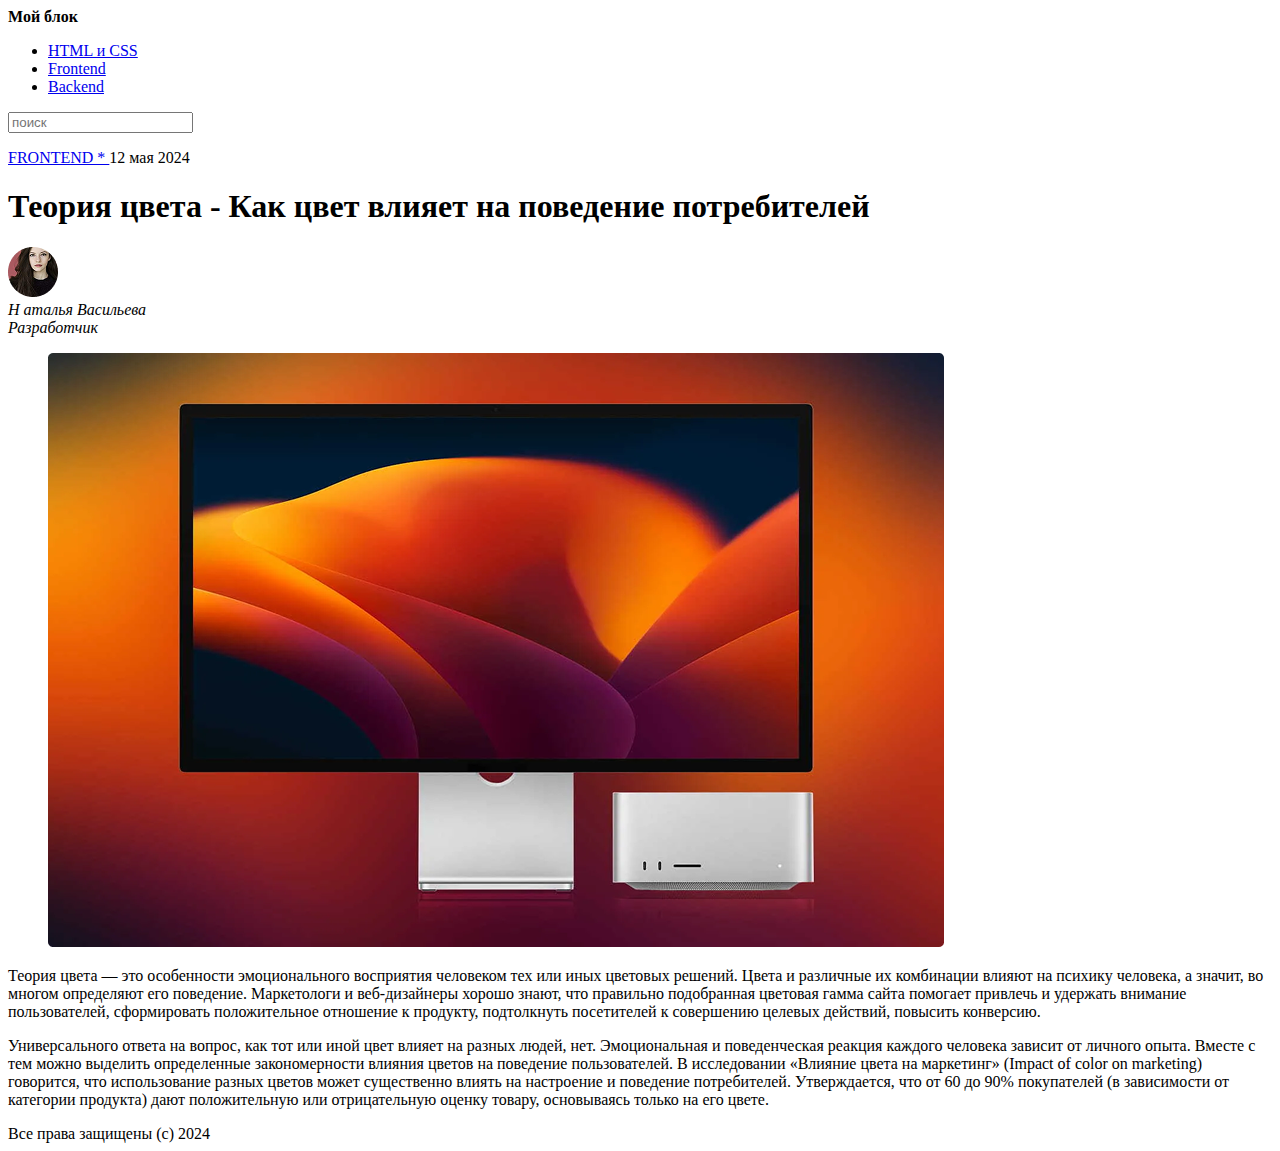
<file: 1-Blog/index.html>
<!DOCTYPE html>
<html lang="ru">

<head>
	<meta charset="UTF-8">
	<meta name="viewport" content="width=device-width, initial-scale=1.0">
	<title>Домашнее задание - Знакомство с HTML</title>
</head>

<body>
	<header>
		<strong>Мой блок</strong>
		<nav>
			<ul>
				<li><a href="#">HTML и CSS</a></li>
				<li><a href="#">Frontend</a></li>
				<li><a href="#">Backend</a></li>
			</ul>
		</nav>
		<input type="search" placeholder="поиск">
	</header>

	<main>
		<article>
			<p>
				<a href="#">FRONTEND * </a>
				<time datetime="2024-05-12">12 мая 2024</time>
			</p>
			<h1>Теория цвета - Как цвет влияет на поведение потребителей</h1>
			<address>
				<img src="./Ellipse 1.png" alt="Фото Натальи Васильевой">
				<div>Н
					аталья Васильева <br />
					Разработчик
				</div>
			</address>


			<figure>
				<img src="./Rectangle 181.png" alt="Картинка компьтер Apple iMac">
			</figure>

			<p>
				Теория цвета — это особенности эмоционального восприятия человеком тех или иных цветовых решений. Цвета
				и различные их
				комбинации влияют на психику человека, а значит, во многом определяют его поведение. Маркетологи и
				веб-дизайнеры хорошо
				знают, что правильно подобранная цветовая гамма сайта помогает привлечь и удержать внимание
				пользователей, сформировать
				положительное отношение к продукту, подтолкнуть посетителей к совершению целевых действий, повысить
				конверсию.
			</p>
			<p>
				Универсального ответа на вопрос, как тот или иной цвет влияет на разных людей, нет. Эмоциональная и
				поведенческая
				реакция каждого человека зависит от личного опыта. Вместе с тем можно выделить определенные
				закономерности влияния
				цветов на поведение пользователей.

				В исследовании «Влияние цвета на маркетинг» (Impact of color on marketing) говорится, что использование
				разных цветов
				может существенно влиять на настроение и поведение потребителей. Утверждается, что от 60 до 90%
				покупателей (в
				зависимости от категории продукта) дают положительную или отрицательную оценку товару, основываясь
				только на его цвете.
			</p>
		</article>
	</main>

	<footer>
		Все права защищены (c) 2024
	</footer>
</body>

</html>
</file>
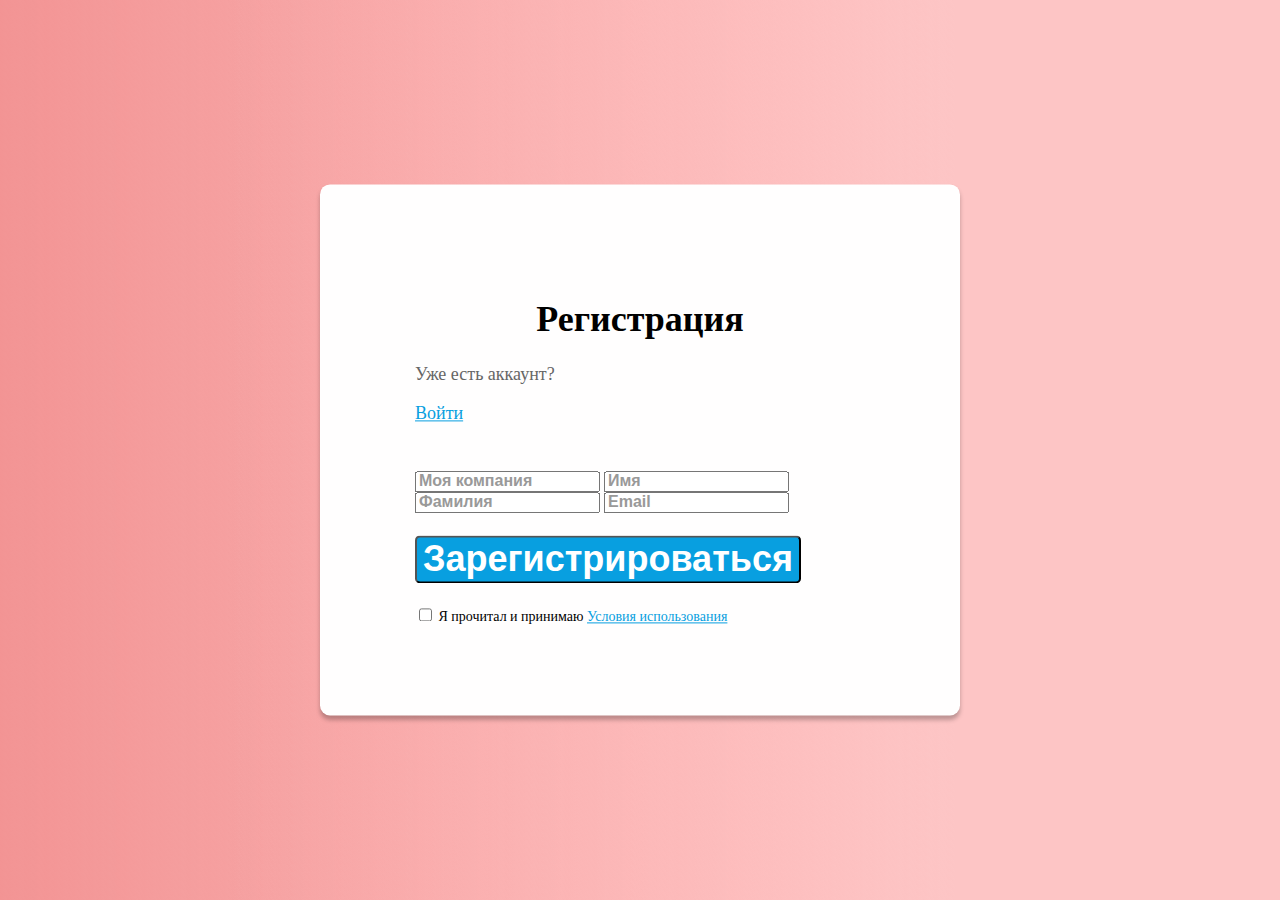
<file: 2-Form/index.html>
<!DOCTYPE html>
<html lang="ru">

<head>
	<meta charset="UTF-8">
	<meta name="viewport" content="width=device-width, initial-scale=1.0">
	<link rel="stylesheet" href="./styles/styles.css">
	<title>Registration</title>
</head>

<body>
	<div class="reg-form__wrapper">
		<form class="reg-form" action="/registration" method="post">
			<section class="reg-form__header">
				<h1>Регистрация</h1>
				<p>Уже есть аккаунт?</p>
				<a href="#">Войти</a>
			</section>

			<section class="reg-form__body">
				<label class="reg-form_label" for="company-name">Моя компания</label>
				<input class="reg-form_input reg-form_input_primary" type="text" id="first-name" name="companyName"
					placeholder="Моя компания" required>

				<label class="reg-form_label" for="first-name">Имя</label>
				<input class="reg-form_input" type="text" id="first-name" name="name" placeholder="Имя" required>

				<label class="reg-form_label" for="last-name">Фамилия</label>
				<input class="reg-form_input" type="text" id="last-name" name="SecondName" placeholder="Фамилия"
					required>

				<label class="reg-form_label" for="email">Email</label>
				<input class="reg-form_input" type="email" id="email" name="email" placeholder="Email" required>
			</section>

			<button class="button" type="submit">Зарегистрироваться</button>

			<section class="reg-form__footer">
				<label class="reg-form__footer_label" for="checkbox">Чекюокс согласия об условиях пользования</label>
				<input type="checkbox">
				Я прочитал и принимаю
				<a href="#">Условия использования</a>
			</section>
		</form>
	</div>
</body>

</html>
</file>
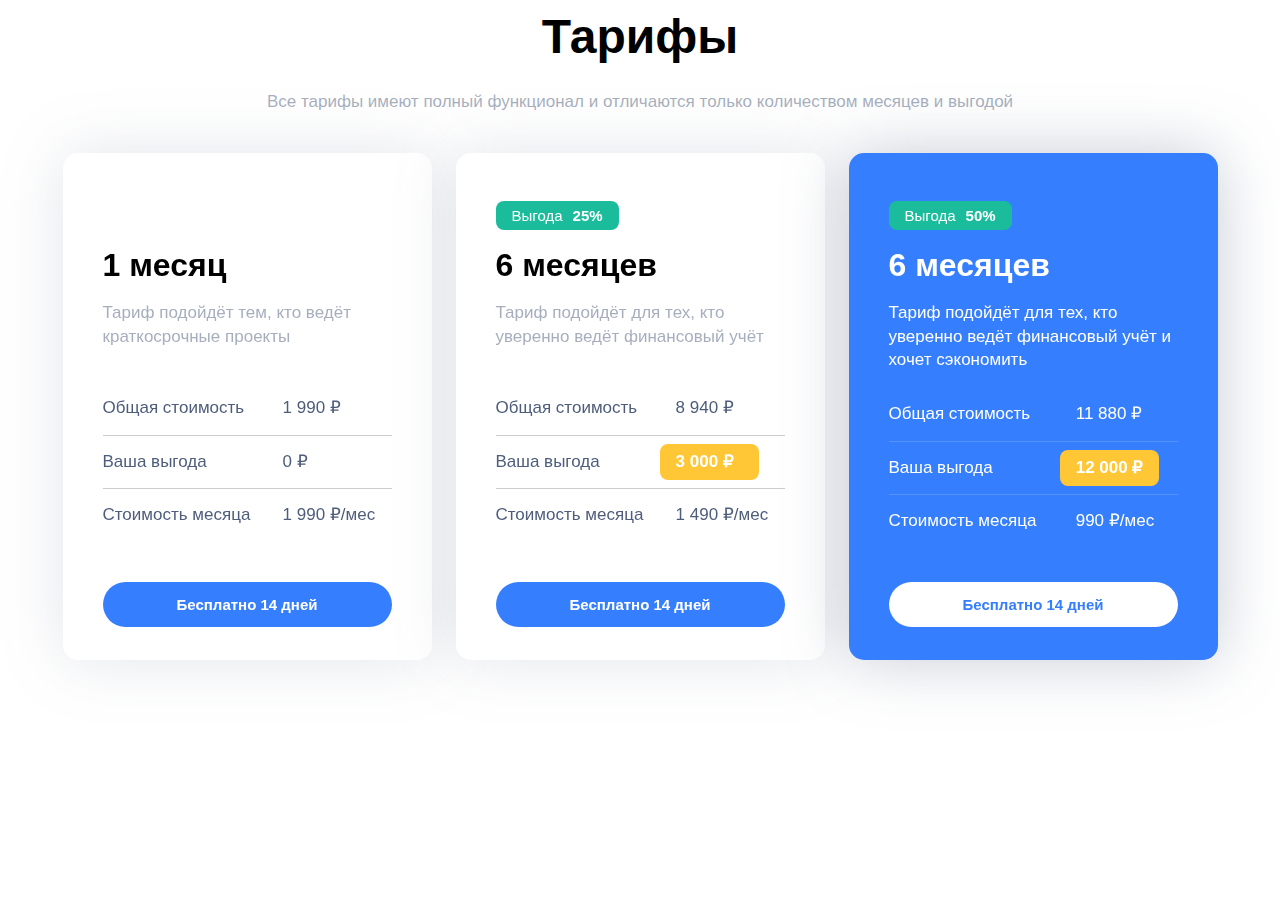
<file: 3-Finio/index.html>
<!DOCTYPE html>
<html lang="ru">
<head>
	<meta charset="UTF-8">
	<meta name="viewport" content="width=device-width, initial-scale=1.0">
	<link rel="stylesheet" href="./styles/styles.css">
	<title>Тарифы</title>
</head>
<body>
	<section class="rate__wrapper">
		<div class="rate_header">
			<h2 class="text_h2">Тарифы</h2>
			<p class="description">Все тарифы имеют полный функционал и отличаются только количеством месяцев и выгодой</p>
		</div>
		<div class="rate_offers">
			<div class="rate_offers-item__wrapper">
				<div class="rate_offers-item-content rate_offers-item-first">
					<div class="rate_offers-item-content-header">
						<h3 class="text_h3">1 месяц</h3>
						<p class="description">Тариф подойдёт тем, кто ведёт краткосрочные проекты</p>
					</div>
					<div class="rate_offers-item-content-table">
						<div class="rate_offers-item-content-table-labels">
							<p>Общая стоимость</p>
							<p>Ваша выгода</p>
							<p>Стоимость месяца</p>
						</div>
						<div class="rate_offers-item-content-table-values">
							<p>1 990 ₽</p>
							<p>0 ₽</p>
							<p>1 990 ₽/мес</p>
						</div>
					</div>
					<button class="button_rate">Бесплатно 14 дней</button>
				</div>
			</div>
			<div class="rate_offers-item__wrapper">
				<div class="rate_offers-item-content rate_offers-item-second">
					<div class="rate_offers-item-content-header">
						<p class="benefit">Выгода <span>25%</span></p>
						<h3 class="text_h3">6 месяцев</h3>
						<p class="description">Тариф подойдёт для тех, кто уверенно ведёт финансовый учёт</p>
					</div>
					<div class="rate_offers-item-content-table">
						<div class="rate_offers-item-content-table-labels">
							<p>Общая стоимость</p>
							<p>Ваша выгода</p>
							<p>Стоимость месяца</p>
						</div>
						<div class="rate_offers-item-content-table-values">
							<p>8 940 ₽</p>
							<p class="rate_offers-item-content-table-values-top">
								3 000 ₽
							</p>
							<p>1 490 ₽/мес</p>
						</div>
					</div>
					<button class="button_rate">Бесплатно 14 дней</button>
				</div>
			</div>
			<div class="rate_offers-item-top__wrapper">
				<div class="rate_offers-item-content">
					<div class="rate_offers-item-content-header rate_offers-item-content-header-top">
						<p class="benefit benefit-top">Выгода <span>50%</span></p>
						<h3 class="text_h3 text_h3-top">6 месяцев</h3>
						<p class="description description-top">Тариф подойдёт для тех, кто уверенно ведёт финансовый учёт и хочет сэкономить</p>
					</div>
					<div class="rate_offers-item-content-table rate_offers-item-content-table-top">
						<div class="rate_offers-item-content-table-labels rate_offers-item-content-table-labels-top">
							<p>Общая стоимость</p>
							<p>Ваша выгода</p>
							<p>Стоимость месяца</p>
						</div>
						<div class="rate_offers-item-content-table-values rate_offers-item-content-table-values-top">
							<p>11 880 ₽</p>
							<p class="rate_offers-item-content-table-values-top">12 000 ₽</p>
							<p>990 ₽/мес</p>
						</div>
					</div>
					<button class="button_rate button_rate-primary">Бесплатно 14 дней</button>
				</div>
			</div>
		</div>
	</section>
</body>
</html>
</file>
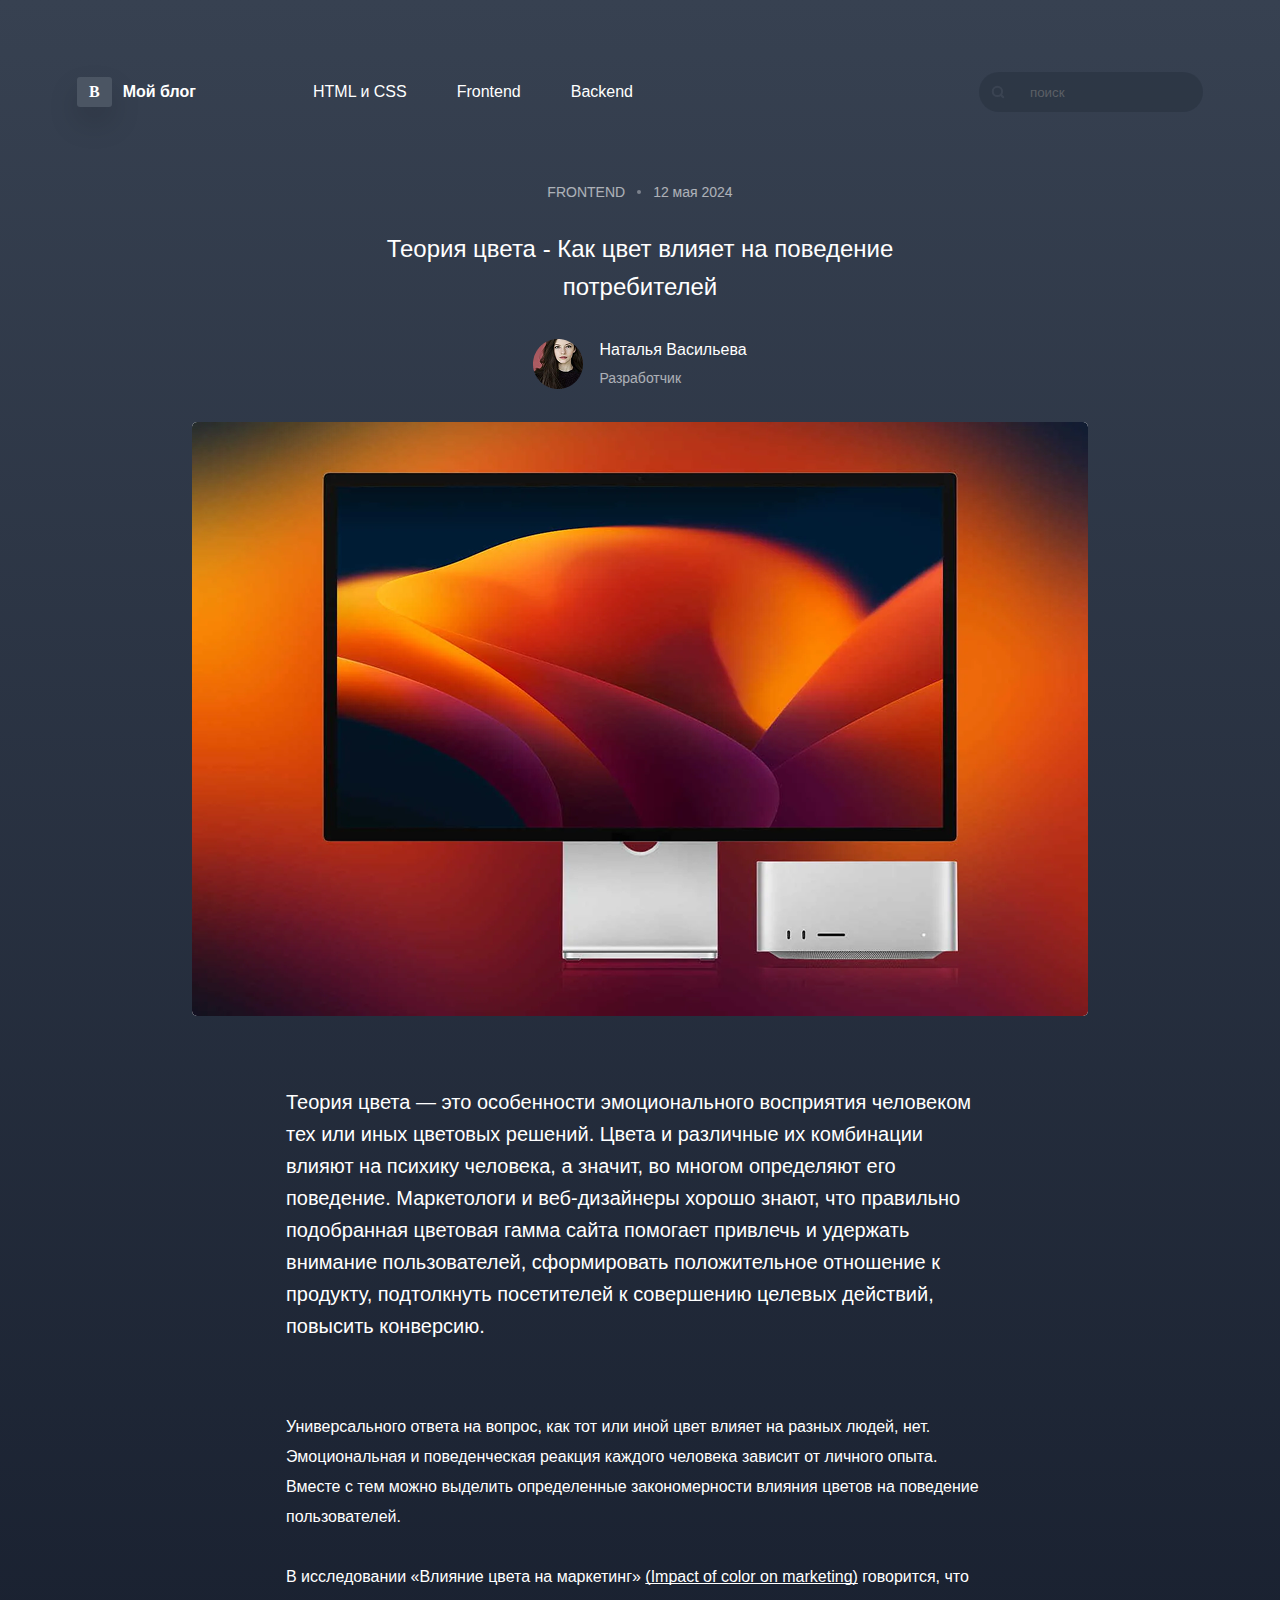
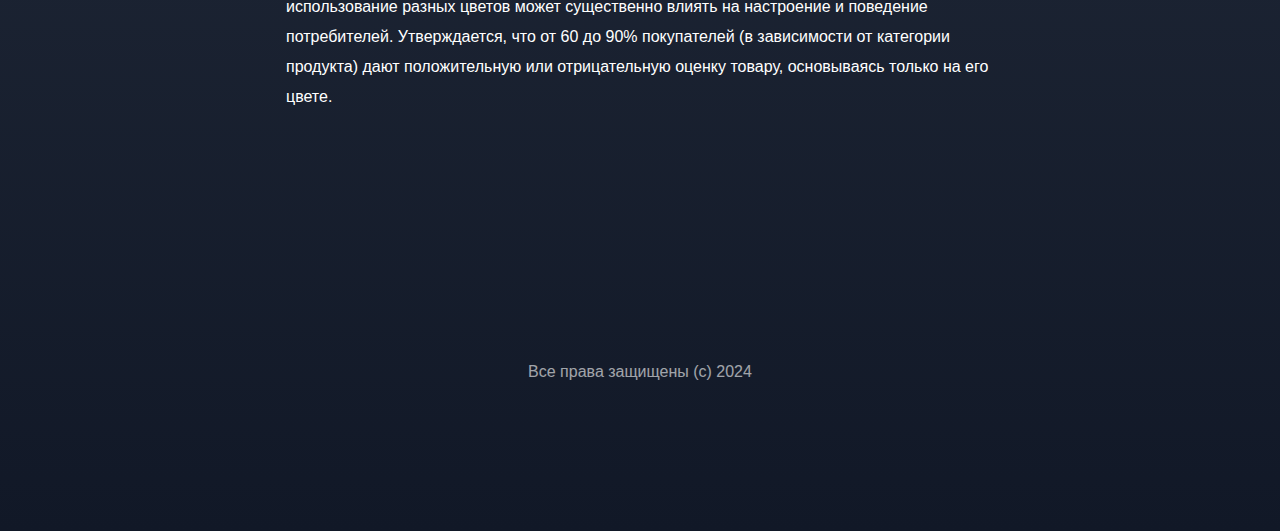
<file: html_css/1-Blog/index.html>
<!DOCTYPE html>
<html lang="ru">

<head>
	<link rel="stylesheet" href="./styles/styles.css">
	<meta charset="UTF-8">
	<meta name="viewport" content="width=device-width, initial-scale=1.0">
	<title>Домашнее задание - Знакомство с HTML</title>
</head>

<body>
	<header class="header">
		<strong class="header_name">
			<div class="header_name-icon">В</div>
			Мой блог
		</strong>
		<nav class="header_nav">
			<ul class="header_nav-elements">
				<li><a href="#">HTML и CSS</a></li>
				<li><a href="#">Frontend</a></li>
				<li><a href="#">Backend</a></li>
			</ul>
		</nav>
		<input class="header_search" type="search" placeholder="поиск">
	</header>

	<main class="article__wrapper">
		<article class="article">
			<div class="article_inf">
				<a href="#">FRONTEND</a>
				<img src="./Rectangle 5.svg" alt="разделительная точка">
				<time datetime="2024-05-12">12 мая 2024</time>
			</div>

			<h1>Теория цвета - Как цвет влияет на поведение потребителей</h1>

			<div class="article_author">
				<img src="./Ellipse 1.png" alt="Фото Натальи Васильевой">
				<div>Наталья Васильева <br />
					<span class="sub_text">Разработчик</span>
				</div>
				</в>
			</div>

			<div class="article_description">
				<img src="./Rectangle 181.png" alt="Картинка компьтер Apple iMac">

				<p class="article_description-primary">
					Теория цвета — это особенности эмоционального восприятия человеком тех или иных цветовых решений.
					Цвета
					и различные их
					комбинации влияют на психику человека, а значит, во многом определяют его поведение. Маркетологи и
					веб-дизайнеры хорошо
					знают, что правильно подобранная цветовая гамма сайта помогает привлечь и удержать внимание
					пользователей, сформировать
					положительное отношение к продукту, подтолкнуть посетителей к совершению целевых действий, повысить
					конверсию.
				</p>
				<p>
					Универсального ответа на вопрос, как тот или иной цвет влияет на разных людей, нет. Эмоциональная и
					поведенческая
					реакция каждого человека зависит от личного опыта. Вместе с тем можно выделить определенные
					закономерности влияния
					цветов на поведение пользователей.
					<br><br/>
					В исследовании «Влияние цвета на маркетинг» <a href="#" class="article_description_link">(Impact of color on marketing)</a> говорится, что
					использование
					разных цветов
					может существенно влиять на настроение и поведение потребителей. Утверждается, что от 60 до 90%
					покупателей (в
					зависимости от категории продукта) дают положительную или отрицательную оценку товару, основываясь
					только на его цвете.
				</p>
			</div>
		</article>
	</main>

	<footer class="footer">
		Все права защищены (c) 2024
	</footer>
</body>

</html>
</file>
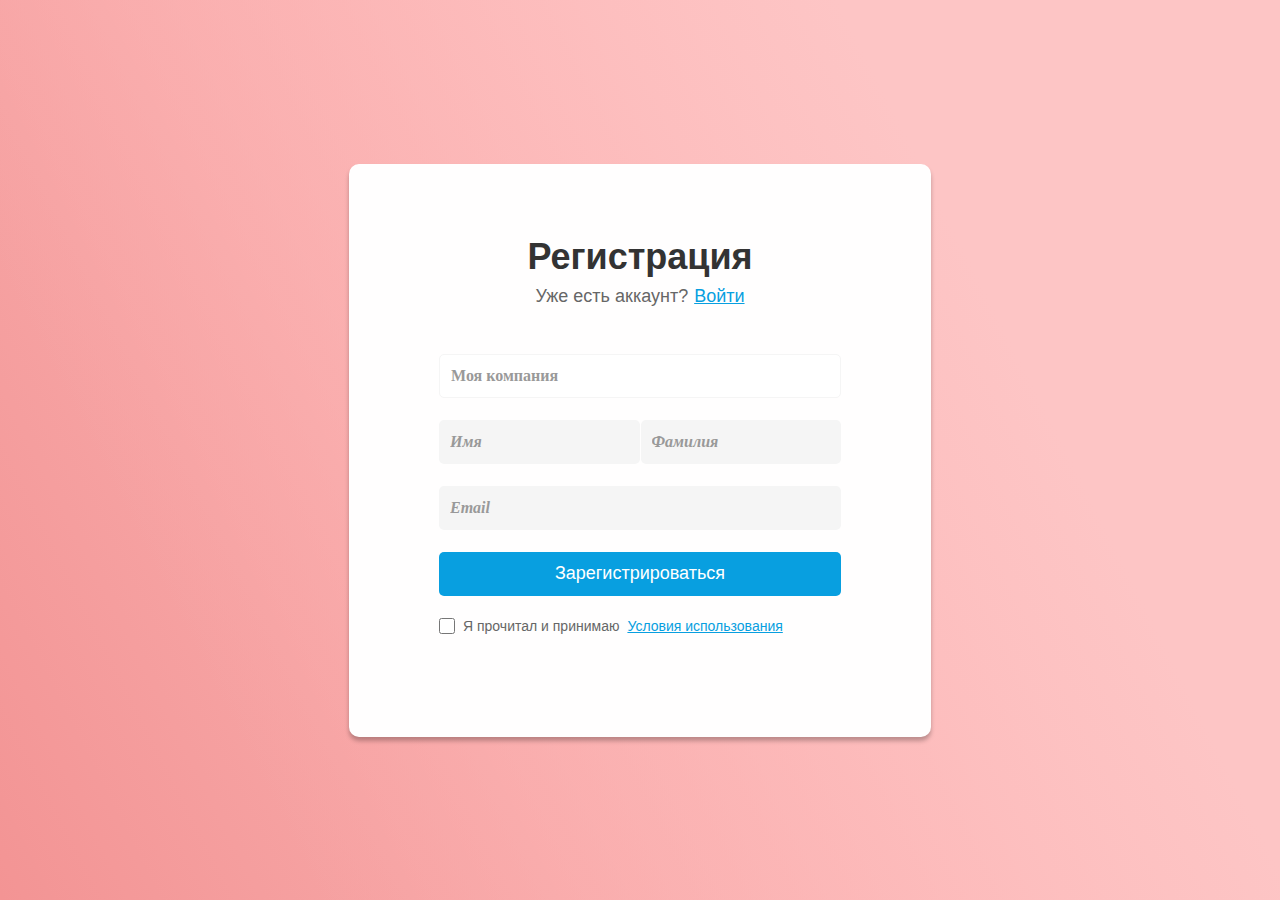
<file: html_css/2-Form/index.html>
<!DOCTYPE html>
<html lang="ru">

<head>
	<meta charset="UTF-8">
	<meta name="viewport" content="width=device-width, initial-scale=1.0">
	<link rel="stylesheet" href="./styles/styles.css">
	<title>Registration</title>
</head>

<body>
	<div class="reg-form__wrapper">
		<form class="reg-form" action="/registration" method="post">
			<section class="reg-form__header">
				<h1>Регистрация</h1>
				<div class="reg-form__header-log">
					<p>Уже есть аккаунт?</p>
					<a href="#">Войти</a>
				</div>
			</section>

			<section class="reg-form__body">
				<label class="reg-form_label" for="company-name">Моя компания</label>
				<input class="reg-form_input reg-form_input_primary" type="text" id="first-name" name="companyName"
					placeholder="Моя компания" required>

				<div class="reg-form__body_personal">
					<label class="reg-form_label" for="first-name">Имя</label>
					<input class="reg-form_input reg-form_input-beetwen" type="text" id="first-name" name="name"
						placeholder="Имя" required>

					<label class="reg-form_label" for="last-name">Фамилия</label>
					<input class="reg-form_input reg-form_input-beetwen"" type=" text" id="last-name" name="SecondName"
						placeholder="Фамилия" required>
				</div>

				<label class="reg-form_label" for="email">Email</label>
				<input class="reg-form_input" type="email" id="email" name="email" placeholder="Email" required>
			</section>

			<button class="button" type="submit">Зарегистрироваться</button>

			<section class="reg-form__footer">
				<label class="reg-form__footer_label" for="checkbox">Чекюокс согласия об условиях пользования</label>
				<input type="checkbox">
				Я прочитал и принимаю
				<a href="#">Условия использования</a>
			</section>
		</form>
	</div>
</body>

</html>
</file>
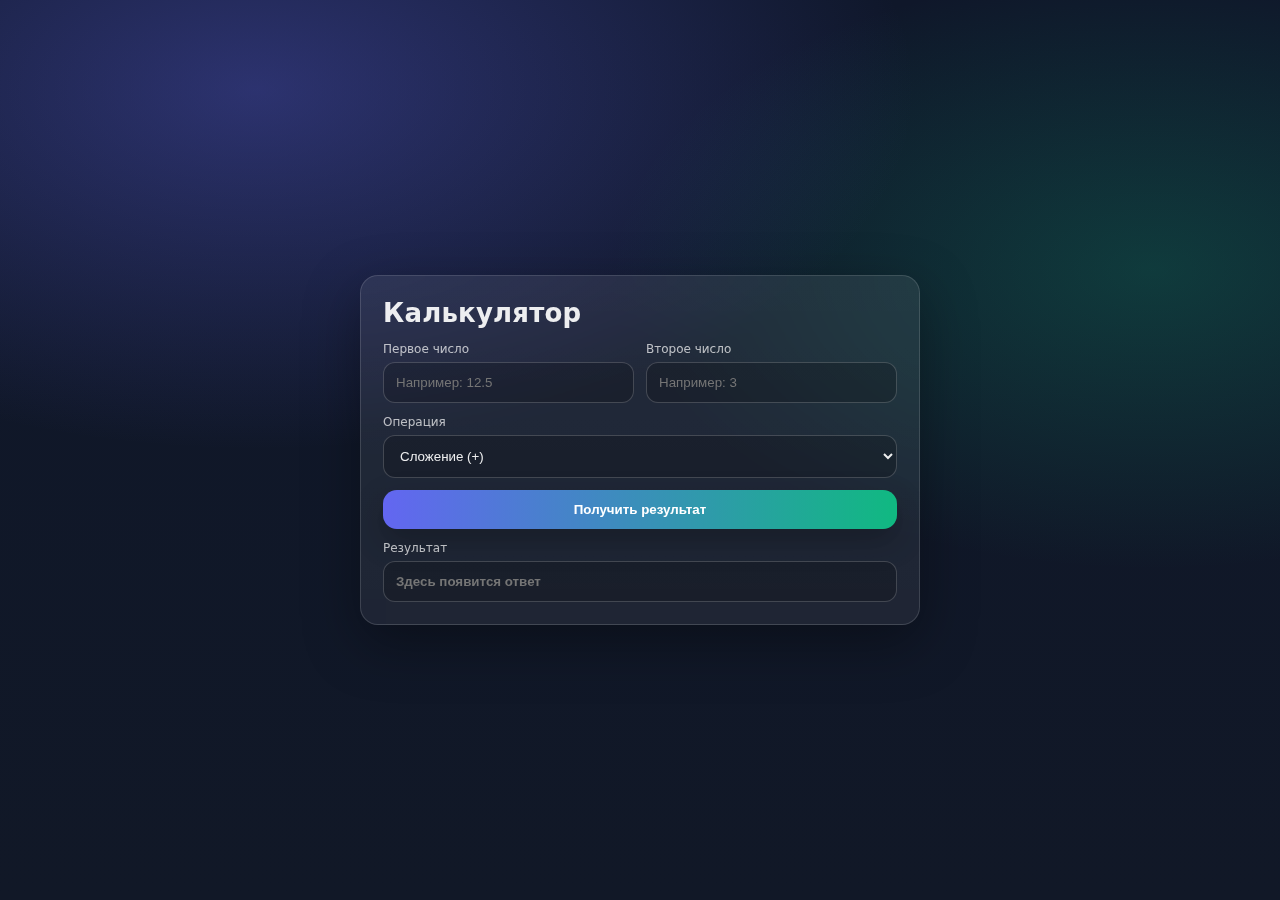
<file: javascript/17-calc/index.html>
<!doctype html>
<html lang="ru">

<head>
	<meta charset="UTF-8" />
	<meta name="viewport" content="width=device-width, initial-scale=1.0" />
	<title>DOM Калькулятор</title>
	<link rel="stylesheet" href="styles.css" />
</head>

<body>
	<main class="wrap">
		<section class="card">
			<header class="card__header">
				<h1 class="title">Калькулятор</h1>
			</header>

			<div class="grid">
				<label class="field">
					<span class="field__label">Первое число</span>
					<input id="a" class="input" type="number" step="any" placeholder="Например: 12.5" />
				</label>

				<label class="field">
					<span class="field__label">Второе число</span>
					<input id="b" class="input" type="number" step="any" placeholder="Например: 3" />
				</label>

				<label class="field field--full">
					<span class="field__label">Операция</span>
					<select id="operation" class="select">
						<option value="add">Сложение (+)</option>
						<option value="sub">Вычитание (−)</option>
						<option value="mul">Умножение (×)</option>
						<option value="div">Деление (÷)</option>
					</select>
				</label>

				<button id="calcBtn" class="btn field--full" type="button">
					Получить результат
				</button>

				<label class="field field--full">
					<span class="field__label">Результат</span>
					<input id="result" class="input input--result" type="text" readonly
						placeholder="Здесь появится ответ" />
				</label>
			</div>
		</section>
	</main>

	<script src="index.js"></script>
</body>

</html>
</file>
<file: 2-Form/styles/styles.css>
:root {
    --bg-body-color: linear-gradient(243deg, #FDC5C5 25.45%, rgba(242, 152, 222, 0.00) 100%), linear-gradient(243deg, #FFA5A5 32.96%, rgba(255, 255, 255, 0.00) 82.03%), #F39494;
    --h1-color: color: #333;
    --h1-size: 36px;
    --h1-weight: 700;
    --text-form-color: #666;
    --text-header-form-size: 18px;
    --text-weight: 400;
    --button-form-color: #089FE0;
    --text-placeholder-weight: 600;
    --text-placeholder-size: 16px;
    --text-placeholder-color: #999;
    --text-button-primary: #FFFF;
    --text-footer-size: 14px;
    --border-radius-5: 5px;
}

body {
    background: var(--bg-body-color);
}

.reg-form__wrapper {
    position: absolute;
    top: 50%;
    left: 50%;
    transform: translate(-50%, -50%);
    border-radius: 10px;
    background: #FFFEFE;
    box-shadow: 0 4px 4px 0 rgba(0, 0, 0, 0.25);
    padding: 90px 95px;
}

.reg-form__header {
    margin-bottom: 47px;
}

.reg-form__header h1 {
    color: var(--h1-color);
    font-size: var(--h1-size);
    text-align: center;
}

.reg-form__header p {
    color: var(--text-form-color);
    font-size: var(--text-header-form-size);
    font-weight: var(--text-weight);
}

.reg-form__header a {
    font-size: var(--text-header-form-size);
    font-weight: var(--text-weight);
    color: var(--button-form-color);
    font-weight: var(--text-weight);
    font-size: var(--text-header-form-size);
    line-height: normal;
    text-decoration-line: underline;
    text-decoration-style: solid;
    text-decoration-skip-ink: none;
    text-decoration-thickness: auto;
    text-underline-offset: auto;
    text-underline-position: from-font;
}

.reg-form__body {
    margin-bottom: 22px;
}

.reg-form__body .reg-form_label {
    display: none;
}

.reg-form_input::placeholder {
    font-weight: var(--text-placeholder-weight);
    font-size: var(--text-placeholder-size);
    color: var(--text-placeholder-color);
}

.button {
    font-size: var(--h1-size);
    font-weight: var(--text-placeholder-weight);
    background-color: var(--button-form-color);
    color: var(--text-button-primary);
    border-radius: 5px;
    margin-bottom: 22px;
}

.reg-form__footer {
    font-weight: var(--text-weight);
    font-size: var(--text-footer-size);
}

.reg-form__footer a {
    color: var(--button-form-color);
    line-height: normal;
    text-decoration-line: underline;
    text-decoration-style: solid;
    text-decoration-skip-ink: none;
    text-decoration-thickness: auto;
    text-underline-offset: auto;
    text-underline-position: from-font;
}

.reg-form__footer label {
    display: none;
}
</file>
<file: 3-Finio/styles/styles.css>
/* === ТИПОГРАФИКА === */
.text_h2 {
	color: #000;
	font-family: 'Inter', sans-serif;
	font-size: 48px;
	font-style: normal;
	font-weight: 600;
	line-height: 120%;
	margin: 0 0 24px 0;
}

.text_h2-top {
	color: #FFF;
}

.text_h3 {
	color: #000;
	font-family: 'Inter', sans-serif;
	font-size: 32px;
	font-style: normal;
	font-weight: 800;
	line-height: 120%;
	margin: 0 0 16px 0;
}

.text_h3-top {
	color: #FFF;
}

.description {
	color: rgba(78, 93, 124, 0.50);
	font-family: 'Inter', sans-serif;
	font-size: 17px;
	font-style: normal;
	font-weight: 500;
	line-height: 140%;
	margin: 0;
}

.description-top {
	color: #FFF;
}

.benefit {
	display: inline-flex;
	padding: 4px 16px;
	justify-content: center;
	align-items: center;
	gap: 10px;

	border-radius: 8px;
	background: #1ABC9C;
	margin: 0 0 16px 0;

	color: #FFF;
	font-family: 'Inter', sans-serif;
	font-size: 15px;
	font-style: normal;
	font-weight: 500;
	line-height: 140%;
	text-align: center;
}

.benefit span {
	font-weight: 800;
}

/* === ОБЩАЯ СЕТКА === */
.rate__wrapper {
	display: grid;
	grid-column: 1fr;
	grid-row: repeat(2, auto);
	align-items: center;
}

.rate_header {
	margin-bottom: 40px;
	text-align: center;
}

.rate_offers {
	display: grid;
	max-width: 1156px;
	margin: 0 auto;
	grid-template-columns: repeat(auto-fit, minmax(369px, 1fr));
	gap: 24px;
}

/* === КАРТОЧКИ === */
.rate_offers-item__wrapper {
	width: 369px;
	height: 507px;
	background-color: #FFF;
	filter: drop-shadow(0 0 32px rgba(78, 93, 124, 0.16));
	border-radius: 15px;
}

.rate_offers-item-content {
	margin: 48px 40px;
}

.rate_offers-item-first {
	margin: 93px 40px 48px 40px;
}

.rate_offers-item-content-header {
	margin: 0 0 34px 0;
}

/* === ТАБЛИЦА === */
.rate_offers-item-content-table {
	display: grid;
	grid-template-columns: repeat(2, auto);
	color: #4E5D7C;
	font-family: 'Inter', sans-serif;
	font-size: 17px;
	font-style: normal;
	font-weight: 500;
	line-height: 120%;
	padding: 0 0 40px 0;
}

.rate_offers-item-content-table-labels {
	display: grid;
	grid-template-rows: repeat(3, auto);
	row-gap: 1px;
	background-color: #ccc;
}

.rate_offers-item-content-table-labels>p {
	background: #fff;
	padding: 16px 0;
	margin: 0;
}

.rate_offers-item-content-table-values {
	display: grid;
	grid-template-rows: repeat(3, auto);
	row-gap: 1px;
	background-color: #ccc;
}

.rate_offers-item-content-table-values>p {
	background: #fff;
	margin: 0;
	padding: 16px 0 16px 16px;
	text-align: left;
}

/* === ЖЕЛТАЯ ВЫГОДА === */
.rate_offers-item-content-table-values>p.rate_offers-item-content-table-values-top {
	position: relative;
	color: #fff;
	z-index: 1;
	font-weight: 700;
}

.rate_offers-item-content-table-values>p.rate_offers-item-content-table-values-top::before {
	content: "";
	position: absolute;
	inset: 8px 0;
	right: 8px;
	background: #FFC736;
	border-radius: 8px;
	z-index: -1;
	width: 99px;
	height: 36px;
}

/* === ТОП-КАРТОЧКА (СИНЯЯ) === */
.rate_offers-item-top__wrapper {
	background-color: #357EFE;
	border-radius: 15px;
	width: 369px;
	height: 507px;
	filter: drop-shadow(0 0 32px rgba(78, 93, 124, 0.32));
	color: #fff;
}

.rate_offers-item-content-header-top {
	margin: 0 0 16px 0;
	color: #fff;
}

/* таблица в синей карточке */
.rate_offers-item-top__wrapper .rate_offers-item-content-table-labels,
.rate_offers-item-top__wrapper .rate_offers-item-content-table-values {
	row-gap: 1px;
	background-color: rgba(255, 255, 255, 0.16);
}

.rate_offers-item-top__wrapper .rate_offers-item-content-table-labels>p,
.rate_offers-item-top__wrapper .rate_offers-item-content-table-values>p {
	background: #357EFE;;
	color: #fff;
}

.rate_offers-item-top__wrapper .rate_offers-item-content-table-labels>p {
	padding: 16px 0 16px 0px;
}

.rate_offers-item-top__wrapper .rate_offers-item-content-table-values>p.rate_offers-item-content-table-values-top::before {
	background: #FFC736;
	border-radius: 8px;
}

/* === КНОПКА === */
.button_rate {
	width: 289px;
	padding: 12px 63px;
	border: none;
	border-radius: 47px;
	background: #357EFE;
	color: #FFF;
	font-family: 'Inter', sans-serif;
	font-size: 15px;
	font-style: normal;
	font-weight: 800;
	line-height: 140%;
	cursor: pointer;
}

.rate_offers-item-top__wrapper .button_rate {
	background: #fff;
	color: #357EFE;
}

.rate_offers-item-top__wrapper .button_rate:hover {
	filter: brightness(1);
}

.rate_offers-item-content-table-top {
	padding: 0 0 35px 0;;
}

@media (max-width: 375px) {
	.text_h2 {
		font-size: 36px;
		font-style: normal;
		font-weight: 600;
	}
	
	.text_h3 {
		font-size: 32px;
		font-weight: 800;
	}

	.description {
		font-size: 17px;
		font-style: normal;
		font-weight: 500;
		line-height: 140%;
	}

	.rate_offers {
		grid-template-columns: 1fr;
		grid-template-rows: repeat(auto-fit, minmax(436px, 1fr))
		gap: 24px;
	}
}
</file>
<file: html_css/1-Blog/styles/styles.css>
:root {
    --bg-general-color: linear-gradient(180deg, #374151 0%, #111827 100%);
    --bg-elements-color: #4B5563;
    --border-radius-3: 3px;
	--border-radius-5: 5px;
    --border-radius-100: 100px;
    --text-color: #fff;
	--text-family: 'Roboto', sans-serif;
    --bg-input-color: rgba(31, 41, 55, 0.60);
	--bg-shadow-color: 0 15px 30px 0 rgba(0, 0, 0, 0.15);
}

* {
    margin: 0;
}

body {
    background: var(--bg-general-color);
}

a {
    text-decoration: none;
}

.header {
    align-items: center;
    display: flex;
    justify-content: center;
    margin-top: 72px;
    margin-bottom: 72px;
	font-family: var(--text-family);
}

.header_name {
    display: flex;
    align-items: center;
    gap: 11px;
    color: var(--text-color);
    margin-right: 77px;
}

.header_name-icon {
    background: var(--bg-elements-color);
    border-radius: var(--border-radius-3);
    padding: 6px 12px;
	font-family: "Source Sans Pro";
	box-shadow: var(--bg-shadow-color);
}

.header_nav-elements {
    display: flex;
    list-style: none;
    gap: 50px;
    margin-right: 346px;
}

.header_nav-elements a {
    color: var(--text-color);
}

.header_search {
    outline: none;
    -webkit-appearance: none;
    border: none;
    width: 224px;
    height: 40px;
    border-radius: var(--border-radius-100);
    background: url("/1-Blog/search.svg") no-repeat 12px center;
    background-size: 14px;
    background-color: var(--bg-input-color);
    color: var(--text-color);
    padding-left: 49px;
    padding-right: 18px;
    opacity: 0.6;
}

.header_search::placeholder {
    padding-left: 2px;
}

.header_search:focus {
    padding-left: 49px;
    color: var(--text-color);
}

.header_search:focus::placeholder {
    padding-left: 2px;
}

.article {
    display: flex;
    flex-direction: column;
    align-items: center;
	font-family: var(--text-family);
	color: var(--text-color);
}

.article_inf {
	display: flex;
	gap: 12px;
	align-items: center;
    color: var(--text-color);
    opacity: 0.6;
    text-align: center;
	font-size: 14px;
	font-style: normal;
	font-weight: 400;
	line-height: normal;
	margin-bottom: 30px;
}

.article_inf a {
    color: var(--text-color);
}

.article h1 {
	width: 525px;
	text-align: center;
	font-size: 24px;
	font-style: normal;
	font-weight: 400;
	line-height: 38px;
	margin-bottom: 30px;
}

.article_author {
	display: flex;
	align-items: center;
	gap: 16px;
	margin-bottom: 30px;
	font-family: var(--text-family);		
	font-size: 16px;
	font-style: normal;
	font-weight: 400;
	line-height: 28px;
}

.sub_text {
	color: var(--text-color);
	opacity: 0.6;
	font-family: var(--text-family);
	font-size: 14px;
	font-style: normal;
	font-weight: 400;
	line-height: 28px;
}

.article_description {
	display: flex;
	align-items: center;
	flex-direction: column;
	gap: 70px;

	width: 708px;
	flex-shrink: 0;
	font-family: var(--text-family);
	font-size: 16px;
	font-style: normal;
	font-weight: 400;
	line-height: 30px;
	margin-bottom: 100px;
}

.article_description img{
	border-radius: var(--border-radius-5);
	background: lightgray 50% / cover no-repeat;
}

.article_description-primary {
	width: 708px;
	flex-shrink: 0;
	font-family: var(--text-family);
	font-size: 20px;
	font-style: normal;
	font-weight: 400;
	line-height: 32px;
}

.article_description_link {
	color: var(--text-color);
	font-family: var(--text-family);
	font-size: 16px;
	font-style: normal;
	font-weight: 400;
	line-height: 30px;
	text-decoration-line: underline;
	text-decoration-style: solid;
	text-decoration-skip-ink: none;
	text-decoration-thickness: auto;
	text-underline-offset: auto;
	text-underline-position: from-font;
}

.footer {
	display: flex;
	align-items: center;
	justify-content: center;
	color: var(--text-color);
	width: 100%;
	height: 319px;
	flex-shrink: 0;
	text-align: center;
	font-family: var(--text-family);
	font-size: 16px;
	font-style: normal;
	font-weight: 400;
	line-height: 28px;
	opacity: 0.6;
}
</file>
<file: html_css/2-Form/styles/styles.css>
:root {
	--bg-body-color: linear-gradient(243deg, #FDC5C5 25.45%, rgba(242, 152, 222, 0.00) 100%), linear-gradient(243deg, #FFA5A5 32.96%, rgba(255, 255, 255, 0.00) 82.03%), #F39494;
	--h1-color: #333;
	--h1-size: 36px;
	--h1-weight: 700;
	--text-form-color: #666;
	--text-header-form-size: 18px;
	--text-weight: 400;
	--button-form-color: #089FE0;
	--text-placeholder-weight: 600;
	--text-placeholder-size: 16px;
	--text-placeholder-color: #999;
	--text-button-primary: #FFFF;
	--text-footer-size: 14px;
	--border-radius-5: 5px;
	--input-width: 100%;
	--input-height: 44px;
}

* {
	margin: 0;
	padding: 0;
	box-sizing: border-box;
}

body {
	background: var(--bg-body-color);
	font-family: "Open Sans", sans-serif;
	min-height: 100vh;
	display: flex;
	justify-content: center;
	align-items: center;
}

/* wrapper */
.reg-form__wrapper {
	display: flex;
	flex-direction: column;
	flex-shrink: 0;
	width: 582px;
	min-height: 573px;
	border-radius: 10px;
	background: #FFFEFE;
	box-shadow: 0 4px 4px 0 rgba(0, 0, 0, 0.25);
}

/* тело формы */
.reg-form {
	padding: 72px 90px;
	display: flex;
	flex-direction: column;
	flex: 1;
}

/* хэдер */
.reg-form__header {
	display: flex;
	flex-direction: column;
	margin-bottom: 47px;
	padding: 0;
}

.reg-form__header-log {
	display: flex;
	justify-content: center;
	align-items: center;
	gap: 6px;
	margin-top: 8px;
}

.reg-form__header h1 {
	color: var(--h1-color);
	text-align: center;
	font-size: var(--h1-size);
	font-weight: var(--h1-weight);
	line-height: normal;
	margin: 0;
}

.reg-form__header p {
	color: var(--text-form-color);
	font-size: var(--text-header-form-size);
	font-weight: var(--text-weight);
	margin: 0;
}

.reg-form__header a {
	font-size: var(--text-header-form-size);
	font-weight: var(--text-weight);
	color: var(--button-form-color);
	line-height: normal;
	text-decoration: underline;
	margin: 0;
}

.reg-form__header a:hover {
	text-decoration: none;
}

/* тело формы */
.reg-form__body {
	display: flex;
	flex-direction: column;
	align-items: stretch;
	margin-bottom: 22px;
	gap: 22px;
	width: 100%;
}

/* контейнер для имени и фамилии */
.reg-form__body_personal {
	display: flex;
	gap: 1px;
	width: 100%;
}

/* скрытые лейблы */
.reg-form_label {
	display: none;
	width: 100%;
}

/* общие стили инпутов */
.reg-form_input {
	height: var(--input-height);
	padding: 0 11px;
	border-radius: var(--border-radius-5);
	background: #F5F5F5;
	width: var(--input-width);
	border: none;
	color: #999;
	font-family: "Open Sans";
	font-size: 16px;
	font-style: italic;
	font-weight: 400;
	line-height: normal;
	transition: all 0.3s ease;
}

.reg-form_input:focus {
	outline: none;
	background: #FFFFFF;
	box-shadow: 0 0 0 2px rgba(8, 159, 224, 0.2);
}

/* основные инпуты */
.reg-form_input_primary {
	border: 1px solid #F5F5F5;
	background: #FFF;
	color: #333;
	font-style: normal;
	font-weight: 600;
}

/* инпуты имени и фамилии */
.reg-form_input-beetwen {
	flex: 1;
	gap: 1px;
}

/* плейсхолдер */
.reg-form_input::placeholder {
	font-weight: var(--text-placeholder-weight);
	font-size: var(--text-placeholder-size);
	color: var(--text-placeholder-color);
}

/* кнопка */
.button {
	font-size: 16px;
	font-weight: 600;
	background-color: var(--button-form-color);
	color: var(--text-button-primary);
	border-radius: var(--border-radius-5);
	margin-bottom: 22px;
	width: var(--input-width);
	height: var(--input-height);
	border: none;
	cursor: pointer;
	transition: all 0.3s ease;
	font-family: "Open Sans", sans-serif;
	color: #FFF;
	text-align: center;
	font-size: 18px;
	font-style: normal;
	font-weight: 400;
	line-height: normal;
}

.button:hover {
	background-color: #078BC7;
	transform: translateY(-1px);
	box-shadow: 0 2px 4px rgba(0, 0, 0, 0.2);
}

.button:active {
	transform: translateY(0);
}

/* футер формы */
.reg-form__footer {
	font-weight: var(--text-weight);
	font-size: var(--text-footer-size);
	color: var(--text-form-color);
	display: flex;
	align-items: center;
	gap: 8px;
	flex-wrap: wrap;
}

.reg-form__footer a {
	color: var(--button-form-color);
	text-decoration: underline;
}

.reg-form__footer a:hover {
	text-decoration: none;
}

.reg-form__footer input[type="checkbox"] {
	width: 16px;
	height: 16px;
	cursor: pointer;
}

.reg-form__footer_label {
	display: none;
}

/* адаптивность для мобильных устройств */
@media (max-width: 600px) {
	.reg-form__wrapper {
		width: 95%;
		margin: 20px auto;
	}

	.reg-form {
		padding: 40px 20px;
	}

	.reg-form__header h1 {
		font-size: 28px;
	}

	.reg-form__header-log {
		flex-direction: column;
		gap: 4px;
	}

	.reg-form__body_personal {
		flex-direction: column;
		gap: 22px;
	}

	.reg-form_input-beetwen {
		width: 100%;
	}
}

/* анимации */
@keyframes fadeIn {
	from {
		opacity: 0;
		transform: translateY(20px);
	}

	to {
		opacity: 1;
		transform: translateY(0);
	}
}

.reg-form__wrapper {
	animation: fadeIn 0.5s ease-out;
}
</file>
<file: javascript/17-calc/styles.css>
* {
	box-sizing: border-box;
}

:root {
	--bg1: #0f172a;
	--bg2: #111827;
	--card: rgba(255, 255, 255, .08);
	--card2: rgba(255, 255, 255, .06);
	--stroke: rgba(255, 255, 255, .14);
	--text: rgba(255, 255, 255, .92);
	--muted: rgba(255, 255, 255, .70);
	--shadow: 0 18px 55px rgba(0, 0, 0, .35);
	--radius: 18px;
}

html,
body {
	height: 100%;
}

body {
	margin: 0;
	font-family: system-ui, -apple-system, Segoe UI, Roboto, Arial, sans-serif;
	color: var(--text);
	background:
		radial-gradient(1100px 600px at 20% 10%, rgba(99, 102, 241, .35), transparent 60%),
		radial-gradient(900px 500px at 90% 30%, rgba(16, 185, 129, .22), transparent 60%),
		linear-gradient(180deg, var(--bg1), var(--bg2));
}

.wrap {
	min-height: 100%;
	display: grid;
	place-items: center;
	padding: 28px 16px;
}

.card {
	width: min(560px, 100%);
	background: linear-gradient(180deg, var(--card), var(--card2));
	border: 1px solid var(--stroke);
	border-radius: var(--radius);
	box-shadow: var(--shadow);
	backdrop-filter: blur(10px);
	padding: 22px;
}

.card__header {
	margin-bottom: 14px;
}

.title {
	margin: 0;
	font-size: 26px;
	letter-spacing: .2px;
}

.grid {
	display: grid;
	grid-template-columns: 1fr 1fr;
	gap: 12px;
}

.field {
	display: grid;
	gap: 6px;
}

.field--full {
	grid-column: 1 / -1;
}

.field__label {
	font-size: 12px;
	color: var(--muted);
}

.input,
.select {
	width: 100%;
	padding: 12px 12px;
	border-radius: 12px;
	border: 1px solid rgba(255, 255, 255, .18);
	background: rgba(0, 0, 0, .18);
	color: var(--text);
	outline: none;
}

.btn {
	border: 0;
	border-radius: 14px;
	padding: 12px 14px;
	font-weight: 700;
	color: white;
	background: linear-gradient(90deg, rgba(99, 102, 241, 1), rgba(16, 185, 129, 1));
	box-shadow: 0 12px 30px rgba(0, 0, 0, .25);
	cursor: pointer;
}

.input--result {
	font-weight: 700;
}

@media (max-width: 520px) {
	.grid {
		grid-template-columns: 1fr;
	}
}
</file>
